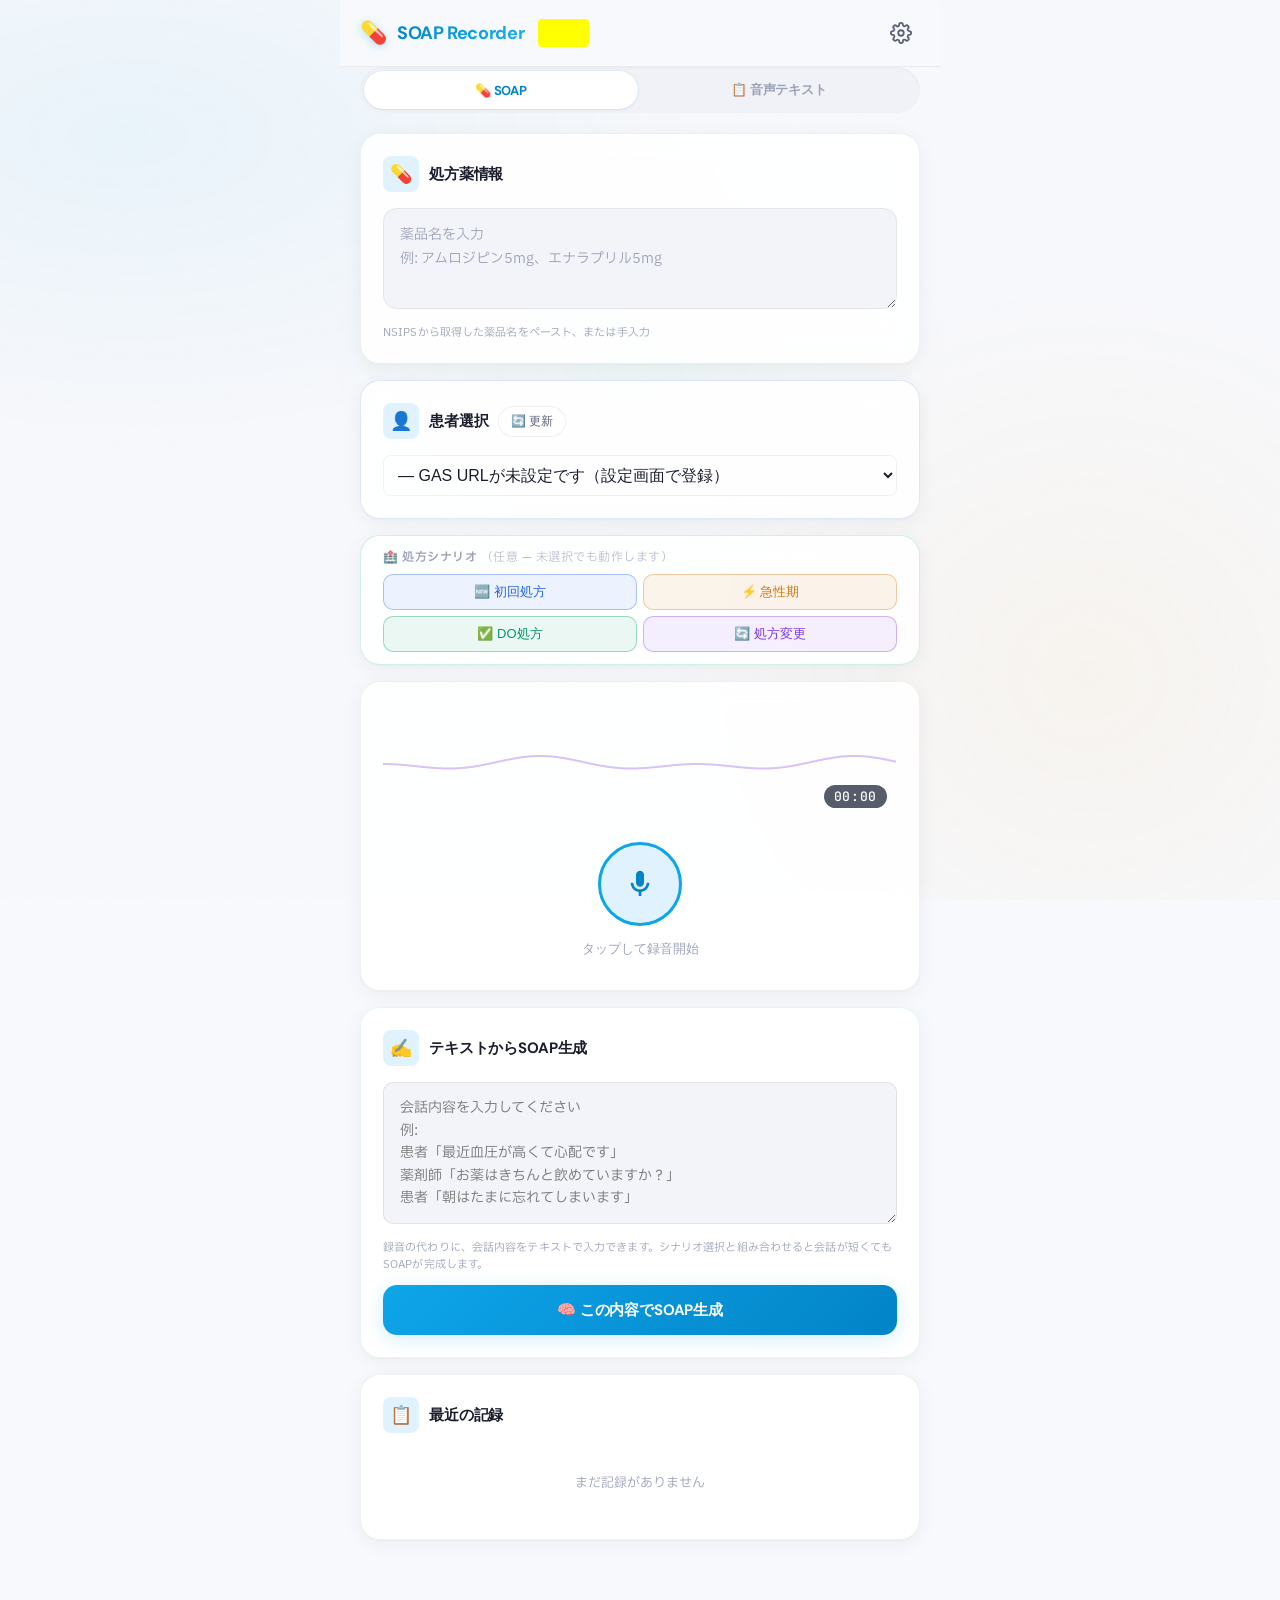
<file: index.html>
<!DOCTYPE html>
<html lang="ja">
<head>
  <meta charset="UTF-8">
  <meta name="viewport" content="width=device-width, initial-scale=1.0, maximum-scale=1.0, user-scalable=no">
  <meta name="apple-mobile-web-app-capable" content="yes">
  <meta name="apple-mobile-web-app-status-bar-style" content="black-translucent">
  <meta name="theme-color" content="#f8f9fc">
  <title>SOAP Voice Recorder</title>
  <link rel="manifest" href="manifest.json">
  <link rel="apple-touch-icon" href="icons/icon-192.png">
  <link href="https://fonts.googleapis.com/css2?family=DM+Sans:ital,opsz,wght@0,9..40,300;0,9..40,500;0,9..40,700;1,9..40,400&family=IBM+Plex+Sans+JP:wght@300;400;500;600;700&family=JetBrains+Mono:wght@400;500&display=swap" rel="stylesheet">
  <link rel="stylesheet" href="style.css">
</head>
<body>
  <div id="app">
    <!-- ヘッダー -->
    <header id="header">
      <div class="header-left">
        <span class="logo-icon">💊</span>
        <h1>SOAP Recorder <span style="font-size:18px; font-weight:bold; color:red; background:yellow; padding:2px 8px; border-radius:4px; margin-left:10px;">v1.21</span></h1>
      </div>
      <button id="settingsBtn" class="icon-btn" aria-label="設定">
        <svg width="22" height="22" viewBox="0 0 24 24" fill="none" stroke="currentColor" stroke-width="2"><path d="M12 15a3 3 0 1 0 0-6 3 3 0 0 0 0 6Z"/><path d="M19.4 15a1.65 1.65 0 0 0 .33 1.82l.06.06a2 2 0 0 1-2.83 2.83l-.06-.06a1.65 1.65 0 0 0-1.82-.33 1.65 1.65 0 0 0-1 1.51V21a2 2 0 0 1-4 0v-.09A1.65 1.65 0 0 0 9 19.4a1.65 1.65 0 0 0-1.82.33l-.06.06a2 2 0 0 1-2.83-2.83l.06-.06A1.65 1.65 0 0 0 4.68 15a1.65 1.65 0 0 0-1.51-1H3a2 2 0 0 1 0-4h.09A1.65 1.65 0 0 0 4.6 9a1.65 1.65 0 0 0-.33-1.82l-.06-.06a2 2 0 0 1 2.83-2.83l.06.06A1.65 1.65 0 0 0 9 4.68a1.65 1.65 0 0 0 1-1.51V3a2 2 0 0 1 4 0v.09a1.65 1.65 0 0 0 1 1.51 1.65 1.65 0 0 0 1.82-.33l.06-.06a2 2 0 0 1 2.83 2.83l-.06.06A1.65 1.65 0 0 0 19.4 9a1.65 1.65 0 0 0 1.51 1H21a2 2 0 0 1 0 4h-.09a1.65 1.65 0 0 0-1.51 1Z"/></svg>
      </button>
    </header>

    <!-- タブバー -->
    <nav id="tabBar" class="tab-bar">
      <button class="tab-btn active" data-tab="soap" onclick="App.switchTab('soap')">💊 SOAP</button>
      <button class="tab-btn" data-tab="yakureki" onclick="App.switchTab('yakureki')">📋 音声テキスト</button>
    </nav>

    <!-- メイン画面: 録音 (SOAPタブ) -->
    <main id="recordScreen" class="screen active">
      <!-- 薬品名入力 -->
      <section class="card drug-input-card">
        <div class="card-header">
          <span class="card-icon">💊</span>
          <h2>処方薬情報</h2>
        </div>
        <textarea id="drugInput" placeholder="薬品名を入力&#10;例: アムロジピン5mg、エナラプリル5mg" rows="3"></textarea>
        <p class="hint">NSIPSから取得した薬品名をペースト、または手入力</p>
      </section>

      <!-- NSIPS患者選択 -->
      <section id="patientSelectArea" class="card" style="border-color: rgba(37, 99, 235, 0.15);">
        <div class="card-header">
          <span class="card-icon">👤</span>
          <h2>患者選択</h2>
          <button id="refreshPatientsBtn" class="control-btn" style="margin:0; padding:6px 12px; font-size:12px;">🔄 更新</button>
        </div>
        <select id="patientSelect" style="width:100%; padding:10px; font-size:16px; border-radius:8px; border:1px solid var(--border); background:var(--surface); color:var(--text);">
          <option value="">-- 患者を選択 (GAS URL未設定) --</option>
        </select>
      </section>

      <!-- 処方シナリオ選択 -->
      <section class="card" style="border-color: rgba(16,185,129,0.2); padding-top:12px; padding-bottom:12px;">
        <div style="font-size:12px; font-weight:600; color:var(--text-muted); margin-bottom:8px; letter-spacing:0.5px;">
          🏥 処方シナリオ <span style="font-weight:400;opacity:0.7;">（任意 — 未選択でも動作します）</span>
        </div>
        <div style="display:grid; grid-template-columns:1fr 1fr; gap:6px;">
          <button class="scenario-btn" data-scenario="first"
            onclick="App.selectScenario('first')"
            style="padding:8px 4px; border-radius:10px; border:1.5px solid rgba(37,99,235,0.35);
                   background:rgba(37,99,235,0.08); color:#2563eb; font-size:13px; font-weight:500;
                   cursor:pointer; transition:all 0.18s; display:flex; align-items:center; justify-content:center; gap:4px;">
            🆕 初回処方
          </button>
          <button class="scenario-btn" data-scenario="acute"
            onclick="App.selectScenario('acute')"
            style="padding:8px 4px; border-radius:10px; border:1.5px solid rgba(217,119,6,0.35);
                   background:rgba(217,119,6,0.08); color:#d97706; font-size:13px; font-weight:500;
                   cursor:pointer; transition:all 0.18s; display:flex; align-items:center; justify-content:center; gap:4px;">
            ⚡ 急性期
          </button>
          <button class="scenario-btn" data-scenario="do_rx"
            onclick="App.selectScenario('do_rx')"
            style="padding:8px 4px; border-radius:10px; border:1.5px solid rgba(5,150,105,0.35);
                   background:rgba(5,150,105,0.08); color:#059669; font-size:13px; font-weight:500;
                   cursor:pointer; transition:all 0.18s; display:flex; align-items:center; justify-content:center; gap:4px;">
            ✅ DO処方
          </button>
          <button class="scenario-btn" data-scenario="change"
            onclick="App.selectScenario('change')"
            style="padding:8px 4px; border-radius:10px; border:1.5px solid rgba(124,58,237,0.35);
                   background:rgba(124,58,237,0.08); color:#7c3aed; font-size:13px; font-weight:500;
                   cursor:pointer; transition:all 0.18s; display:flex; align-items:center; justify-content:center; gap:4px;">
            🔄 処方変更
          </button>
        </div>
        <div id="scenarioBadge"
          style="display:none; margin-top:8px; padding:5px 10px; border-radius:20px;
                 border:1px solid; font-size:12px; font-weight:600; text-align:center;">
        </div>
      </section>

      <!-- 録音コントロール -->
      <section class="card recorder-card">
        <div class="recording-visualizer" id="visualizer">
          <canvas id="waveformCanvas"></canvas>
          <div class="record-time" id="recordTime">00:00</div>
        </div>
        
        <div class="recorder-controls">
          <button id="recordBtn" class="record-btn" aria-label="録音">
            <div class="record-btn-inner">
              <svg id="micIcon" width="32" height="32" viewBox="0 0 24 24" fill="currentColor">
                <path d="M12 14c1.66 0 3-1.34 3-3V5c0-1.66-1.34-3-3-3S9 3.34 9 5v6c0 1.66 1.34 3 3 3z"/>
                <path d="M17 11c0 2.76-2.24 5-5 5s-5-2.24-5-5H5c0 3.53 2.61 6.43 6 6.92V21h2v-3.08c3.39-.49 6-3.39 6-6.92h-2z"/>
              </svg>
              <svg id="stopIcon" class="hidden" width="32" height="32" viewBox="0 0 24 24" fill="currentColor">
                <rect x="6" y="6" width="12" height="12" rx="2"/>
              </svg>
            </div>
          </button>
          <p id="recordLabel" class="record-label">タップして録音開始</p>
        </div>

        <button id="pauseBtn" class="control-btn hidden" aria-label="一時停止">
          <svg width="20" height="20" viewBox="0 0 24 24" fill="currentColor">
            <rect x="6" y="4" width="4" height="16"/><rect x="14" y="4" width="4" height="16"/>
          </svg>
          一時停止
        </button>
      </section>

      <!-- リアルタイム文字起こし表示 -->
      <section id="liveTranscriptArea" class="card hidden" style="border-color: rgba(124, 58, 237, 0.3);">
        <div class="card-header">
          <span class="card-icon">📝</span>
          <h2>リアルタイム文字起こし</h2>
          <span id="speechStatus" style="font-size:11px; margin-left:auto; cursor:help;">🟢 認識中</span>
        </div>
        <div id="liveTranscriptText" style="font-size:14px; line-height:1.7; color:var(--text-primary); max-height:150px; overflow-y:auto; white-space:pre-wrap;">
          🎤 音声を認識中...
        </div>
      </section>

      <!-- テキスト直接入力でSOAP生成 -->
      <section class="card" style="border-color: rgba(52, 211, 153, 0.15);">
        <div class="card-header">
          <span class="card-icon">✍️</span>
          <h2>テキストからSOAP生成</h2>
        </div>
        <textarea id="manualTranscriptInput" placeholder="会話内容を入力してください&#10;例:&#10;患者「最近血圧が高くて心配です」&#10;薬剤師「お薬はきちんと飲めていますか？」&#10;患者「朝はたまに忘れてしまいます」" rows="5" style="width:100%; background:var(--bg-input); border:1px solid rgba(0,0,0,0.08); border-radius:10px; padding:14px 16px; color:var(--text-primary); font-family:var(--font-main); font-size:14px; line-height:1.6; resize:vertical;"></textarea>
        <p class="hint" style="margin-bottom:12px;">録音の代わりに、会話内容をテキストで入力できます。シナリオ選択と組み合わせると会話が短くてもSOAPが完成します。</p>
        <button id="generateFromTextBtn" class="action-btn primary-btn">
          🧠 この内容でSOAP生成
        </button>
      </section>

      <!-- 録音履歴 -->
      <section class="card history-card">
        <div class="card-header">
          <span class="card-icon">📋</span>
          <h2>最近の記録</h2>
        </div>
        <div id="historyList" class="history-list">
          <p class="empty-state">まだ記録がありません</p>
        </div>
      </section>
    </main>

    <!-- AI薬歴タブ画面 -->
    <main id="yakurekiScreen" class="screen">
      <!-- NSIPS患者選択 (音声テキスト用) -->
      <section id="yakurekiPatientSelectArea" class="card hidden" style="border-color: rgba(37, 99, 235, 0.15);">
        <div class="card-header">
          <span class="card-icon">👤</span>
          <h2>患者選択</h2>
          <button id="refreshYakurekiPatientsBtn" class="control-btn" style="margin:0; padding:6px 12px; font-size:12px;">🔄 更新</button>
        </div>
        <select id="yakurekiPatientSelect" style="width:100%; padding:10px; font-size:16px; border-radius:8px; border:1px solid var(--border); background:var(--surface); color:var(--text);">
          <option value="">-- 患者を選択 --</option>
        </select>
      </section>

      <!-- 録音 -->
      <section class="card recorder-card">
        <div class="recording-visualizer" id="yakurekiVisualizer">
          <canvas id="yakurekiWaveformCanvas"></canvas>
          <div class="record-time" id="yakurekiRecordTime">00:00</div>
        </div>
        <div class="recorder-controls">
          <button id="yakurekiRecordBtn" class="record-btn" aria-label="録音">
            <div class="record-btn-inner">
              <svg id="yakurekiMicIcon" width="32" height="32" viewBox="0 0 24 24" fill="currentColor">
                <path d="M12 14c1.66 0 3-1.34 3-3V5c0-1.66-1.34-3-3-3S9 3.34 9 5v6c0 1.66 1.34 3 3 3z"/>
                <path d="M17 11c0 2.76-2.24 5-5 5s-5-2.24-5-5H5c0 3.53 2.61 6.43 6 6.92V21h2v-3.08c3.39-.49 6-3.39 6-6.92h-2z"/>
              </svg>
              <svg id="yakurekiStopIcon" class="hidden" width="32" height="32" viewBox="0 0 24 24" fill="currentColor">
                <rect x="6" y="6" width="12" height="12" rx="2"/>
              </svg>
            </div>
          </button>
          <p id="yakurekiRecordLabel" class="record-label">タップして録音開始</p>
        </div>
      </section>

      <!-- リアルタイム文字起こし -->
      <section id="yakurekiTranscriptArea" class="card hidden" style="border-color: rgba(124, 58, 237, 0.3);">
        <div class="card-header">
          <span class="card-icon">📝</span>
          <h2>文字起こし</h2>
        </div>
        <div id="yakurekiTranscriptText" style="font-size:14px; line-height:1.7; max-height:150px; overflow-y:auto; white-space:pre-wrap;">🎤 音声を認識中...</div>
      </section>

      <!-- 要約出力 -->
      <section id="yakurekiOutputArea" class="card hidden" style="border-color: rgba(52, 211, 153, 0.3);">
        <div class="card-header">
          <span class="card-icon">📋</span>
          <h2>文字起こしデータ</h2>
        </div>
        <div id="yakurekiOutput" style="font-size:14px; line-height:1.8; white-space:pre-wrap; padding:12px; background:var(--bg-input); border-radius:8px; max-height:300px; overflow-y:auto;"></div>
        <div style="display:flex; gap:8px; margin-top:12px; flex-wrap:wrap;">
          <button id="yakurekiSaveBtn" class="action-btn primary-btn" style="flex:1; min-width:45%;">💾 テキストを登録</button>
          <button id="yakurekiCopyBtn" class="action-btn secondary-btn" style="flex:1; min-width:45%;">📋 コピー</button>
          <button id="yakurekiClearBtn" class="action-btn" style="flex:0; padding:10px 16px; background:var(--surface); border:1px solid var(--border); color:var(--text);">🗑</button>
        </div>
      </section>

      <!-- 録音履歴 (音声テキスト用) -->
      <section class="card history-card">
        <div class="card-header">
          <span class="card-icon">📋</span>
          <h2>過去の音声テキスト履歴</h2>
        </div>
        <div id="yakurekiHistoryList" class="history-list">
          <p class="empty-state">まだ記録がありません</p>
        </div>
      </section>
    </main>

    <!-- SOAP確認・編集画面 -->
    <main id="soapScreen" class="screen">
      <div class="soap-header">
        <button id="backBtn" class="back-btn">
          <svg width="20" height="20" viewBox="0 0 24 24" fill="none" stroke="currentColor" stroke-width="2"><path d="M19 12H5M12 19l-7-7 7-7"/></svg>
          戻る
        </button>
        <h2>SOAP確認</h2>
        <div class="soap-actions-mini">
          <button id="copyAllBtn" class="icon-btn" title="全体コピー">📋</button>
        </div>
      </div>

      <!-- AI処理中 -->
      <div id="processingIndicator" class="processing hidden">
        <div class="processing-animation">
          <div class="pulse-ring"></div>
          <div class="pulse-ring delay-1"></div>
          <div class="pulse-ring delay-2"></div>
          <span class="processing-icon">🧠</span>
        </div>
        <p class="processing-text">AIが分析中...</p>
        <p class="processing-sub" id="processingStatus">音声を文字起こし中</p>
      </div>

      <!-- SOAP表示 -->
      <div id="soapContent" class="soap-content hidden">
        <div class="soap-section" data-section="S">
          <div class="soap-section-header">
            <span class="soap-badge s-badge">S</span>
            <span class="soap-section-title">主観的情報</span>
            <button class="edit-btn" data-target="soapS">✏️</button>
          </div>
          <div id="soapS" class="soap-text" contenteditable="false"></div>
        </div>

        <div class="soap-section" data-section="O">
          <div class="soap-section-header">
            <span class="soap-badge o-badge">O</span>
            <span class="soap-section-title">客観的情報</span>
            <button class="edit-btn" data-target="soapO">✏️</button>
          </div>
          <div id="soapO" class="soap-text" contenteditable="false"></div>
        </div>

        <div class="soap-section" data-section="A">
          <div class="soap-section-header">
            <span class="soap-badge a-badge">A</span>
            <span class="soap-section-title">薬学的評価</span>
            <span class="ai-suggested">💊 薬品情報から提案</span>
            <button class="edit-btn" data-target="soapA">✏️</button>
          </div>
          <div id="soapA" class="soap-text" contenteditable="false"></div>
        </div>

        <div class="soap-section" data-section="P">
          <div class="soap-section-header">
            <span class="soap-badge p-badge">P</span>
            <span class="soap-section-title">指導計画</span>
            <span class="ai-suggested">💊 薬品情報から提案</span>
            <button class="edit-btn" data-target="soapP">✏️</button>
          </div>
          <div id="soapP" class="soap-text" contenteditable="false"></div>
        </div>

        <!-- 文字起こしテキスト（折りたたみ） -->
        <details class="transcript-details">
          <summary>📝 文字起こし全文を表示</summary>
          <div id="transcriptText" class="transcript-text"></div>
        </details>

        <!-- アクションボタン -->
        <div class="soap-actions">
          <button id="sendToMedixsBtn" class="action-btn primary-btn">
            💊 メディクスへ送信
          </button>
          <button id="copySOAPBtn" class="action-btn secondary-btn">
            📋 SOAPをコピー
          </button>
          <button id="saveOnlyBtn" class="action-btn tertiary-btn">
            💾 保存のみ
          </button>
        </div>
      </div>
    </main>

    <!-- 設定画面 -->
    <main id="settingsScreen" class="screen">
      <div class="soap-header">
        <button id="settingsBackBtn" class="back-btn">
          <svg width="20" height="20" viewBox="0 0 24 24" fill="none" stroke="currentColor" stroke-width="2"><path d="M19 12H5M12 19l-7-7 7-7"/></svg>
          戻る
        </button>
        <h2>設定</h2>
      </div>

      <div class="settings-content">
        <section class="card settings-card">
          <h3>🔑 APIキー</h3>
          <div class="setting-item">
            <label for="geminiApiKey">Gemini API Key</label>
            <input type="text" id="geminiApiKey" placeholder="AIza..." style="-webkit-text-security: disc;" autocomplete="off">
            <p class="hint">Google AI Studio で取得した無料キー</p>
          </div>
          <div class="setting-item">
            <label for="openaiApiKey">OpenAI API Key（有料）</label>
            <input type="text" id="openaiApiKey" placeholder="sk-..." style="-webkit-text-security: disc;" autocomplete="off">
            <p class="hint">Whisper API（高精度音声認識）に使用</p>
          </div>
          <div class="setting-item">
            <label for="amivoiceApiKey">AmiVoice API Key ⭐推奨</label>
            <input type="text" id="amivoiceApiKey" placeholder="AmiVoice Cloud Platform のAPIキー" style="-webkit-text-security: disc;" autocomplete="off">
            <p class="hint">医療特化エンジン（薬品名・医療用語に最強精度）→ <a href="https://acp.amivoice.com/" target="_blank" style="color:var(--primary);">acp.amivoice.com</a> で取得</p>
          </div>
          <div class="setting-item">
            <label for="amivoiceEngine">AmiVoice エンジン</label>
            <select id="amivoiceEngine" style="width:100%; padding:10px; font-size:14px; border-radius:8px; border:1px solid var(--border); background:var(--surface); color:var(--text);">
              <option value="-a-medical">🏥 医療エンジン (-a-medical) ※推奨</option>
              <option value="-a-medworker">👨‍⚕️ 医療従事者エンジン (-a-medworker)</option>
              <option value="-a-general">🌍 汎用エンジン (-a-general)</option>
              <option value="-a-business">💼 ビジネスエンジン (-a-business)</option>
            </select>
            <p class="hint">医療現場では「医療エンジン」または「医療従事者エンジン」が最適です。</p>
          </div>
        </section>

        <section class="card settings-card">
          <h3>☁️ バックエンド</h3>
          <div class="setting-item">
            <label for="gasUrl">GAS Web App URL</label>
            <input type="url" id="gasUrl" placeholder="https://script.google.com/macros/s/...">
            <p class="hint">Google Apps Script のデプロイURL</p>
          </div>
        </section>

        <section class="card settings-card">
          <h3>🎙 音声認識・薬歴AI</h3>
          <div class="setting-item">
            <label style="font-weight:600; font-size:13px; margin-bottom:4px; display:block;">音声認識エンジン</label>
            <label style="display:flex; align-items:center; gap:6px; padding:8px; background:rgba(34,197,94,0.08); border-radius:8px; border:1px solid rgba(34,197,94,0.3); margin-bottom:6px;">
              <input type="radio" name="speechEngine" value="amivoice">
              <span>🏥 <strong>AmiVoice 医療エンジン</strong>（リアルタイム・最高精度 ⭐推奨）</span>
            </label>
            <label>
              <input type="radio" name="speechEngine" value="webSpeech">
              ブラウザ標準（無料・不安定）
            </label>
            <label>
              <input type="radio" name="speechEngine" value="gemini">
              Gemini 2.0（無料・高精度）
            </label>
            <label>
              <input type="radio" name="speechEngine" value="whisper" checked>
              OpenAI Whisper（有料・高精度）
            </label>
          </div>
          <div class="setting-item" style="margin-top:12px;">
            <label style="font-weight:600; font-size:13px; margin-bottom:4px; display:block;">マイク選択</label>
            <div style="display:flex; gap:8px;">
              <select id="micDeviceSelect" style="flex:1; padding:8px; border-radius:6px; border:1px solid rgba(0,0,0,0.1); font-family:var(--font-main); font-size:13px;">
                <option value="default">既定のマイク (Default)</option>
              </select>
              <button id="refreshMicsBtn" class="control-btn" style="margin:0; padding:8px 12px; font-size:12px;">🔄 更新</button>
            </div>
            <p id="micPermissionWarning" class="hint hidden" style="color:var(--danger); margin-top:6px; font-weight:500;">⚠️ マイクの正確な名前を取得するには権限が必要です。「更新」を押して許可してください。</p>
          </div>

          <div class="setting-item" style="margin-top:12px;">
            <label style="font-weight:600; font-size:13px; margin-bottom:4px; display:block;">SOAP生成AI</label>
            <label>
              <input type="radio" name="aiProvider" value="gemini" checked>
              Gemini（無料）
            </label>
            <label>
              <input type="radio" name="aiProvider" value="openai" disabled>
              OpenAI（開発中）
            </label>
          </div>
        </section>

        <section class="card settings-card">
          <h3>📘 カスタム医療辞書</h3>
          <div class="setting-item">
            <label for="customVocabulary">頻出する病名・医療用語（改行またはカンマ区切り）</label>
            <textarea id="customVocabulary" rows="5" placeholder="例:&#10;掌蹠膿疱症&#10;尋常性乾癬&#10;一包化&#10;粉砕" style="width:100%; background:var(--bg-input); border:1px solid rgba(0,0,0,0.08); border-radius:10px; padding:10px; color:var(--text-primary); font-family:var(--font-main); font-size:14px; resize:vertical;"></textarea>
            <p class="hint">ここに登録した単語は、常に文字起こしの「事前辞書」に登録され、自動的に認識精度が向上します。</p>
          </div>
        </section>

        <section class="card settings-card" style="border-color: rgba(239,68,68,0.3);">
          <h3>🔒 過剰課金防止</h3>
          <div class="setting-item">
            <label for="maxRecordingMinutes">最大録音時間（分）</label>
            <div style="display:flex; align-items:center; gap:10px;">
              <input type="number" id="maxRecordingMinutes" min="1" max="60" value="10"
                style="width:80px; padding:8px; border-radius:8px; border:1px solid rgba(0,0,0,0.1);
                       background:var(--bg-input); color:var(--text-primary); font-size:15px; text-align:center;">
              <span style="font-size:13px; color:var(--text-muted);">分（1〜60分）</span>
            </div>
            <p class="hint">この時間を超えると録音を自動停止します。服薬指導は通常3〜5分のため、デフォルトは10分。</p>
          </div>
          <div style="background:rgba(239,68,68,0.06); border-radius:8px; padding:10px 12px; margin-top:8px; font-size:12px; color:var(--text-muted); line-height:1.7;">
            <strong>✅ 自動で有効な安全装置</strong><br>
            ・タブを閉じる・リロード → AmiVoice即時切断<br>
            ・タブを切り替え・スリープ → AmiVoice自動停止<br>
            ・最大時間超過 → 録音を強制終了しSOAP生成へ
          </div>
        </section>


        <section class="card settings-card" style="border-color: rgba(0,0,0,0.1);">
          <h3>🛠 デバッグログ</h3>
          <p class="hint">エラーが発生した場合、以下のログをコピーして開発者に送ってください。</p>
          <textarea id="debugLogs" rows="8" readonly style="width:100%; background:var(--bg-input); border:1px solid rgba(0,0,0,0.08); border-radius:10px; padding:10px; color:var(--text-primary); font-family:var(--font-mono); font-size:11px; resize:vertical; margin-bottom:8px;"></textarea>
          <button id="copyLogsBtn" class="action-btn secondary-btn" style="padding:8px; font-size:12px;">📋 ログをコピー</button>
        </section>

        <button id="saveSettingsBtn" class="action-btn primary-btn">
          💾 設定を保存
        </button>
        <button id="testConnectionBtn" class="action-btn secondary-btn">
          🔗 接続テスト
        </button>
      </div>
    </main>

    <!-- トースト通知 -->
    <div id="toast" class="toast hidden"></div>
  </div>

  <script src="recording-backup.js?v=2"></script>
  <script src="recorder.js?v=2"></script>
  <script src="app.js?v=22"></script>
</body>
</html>
</file>
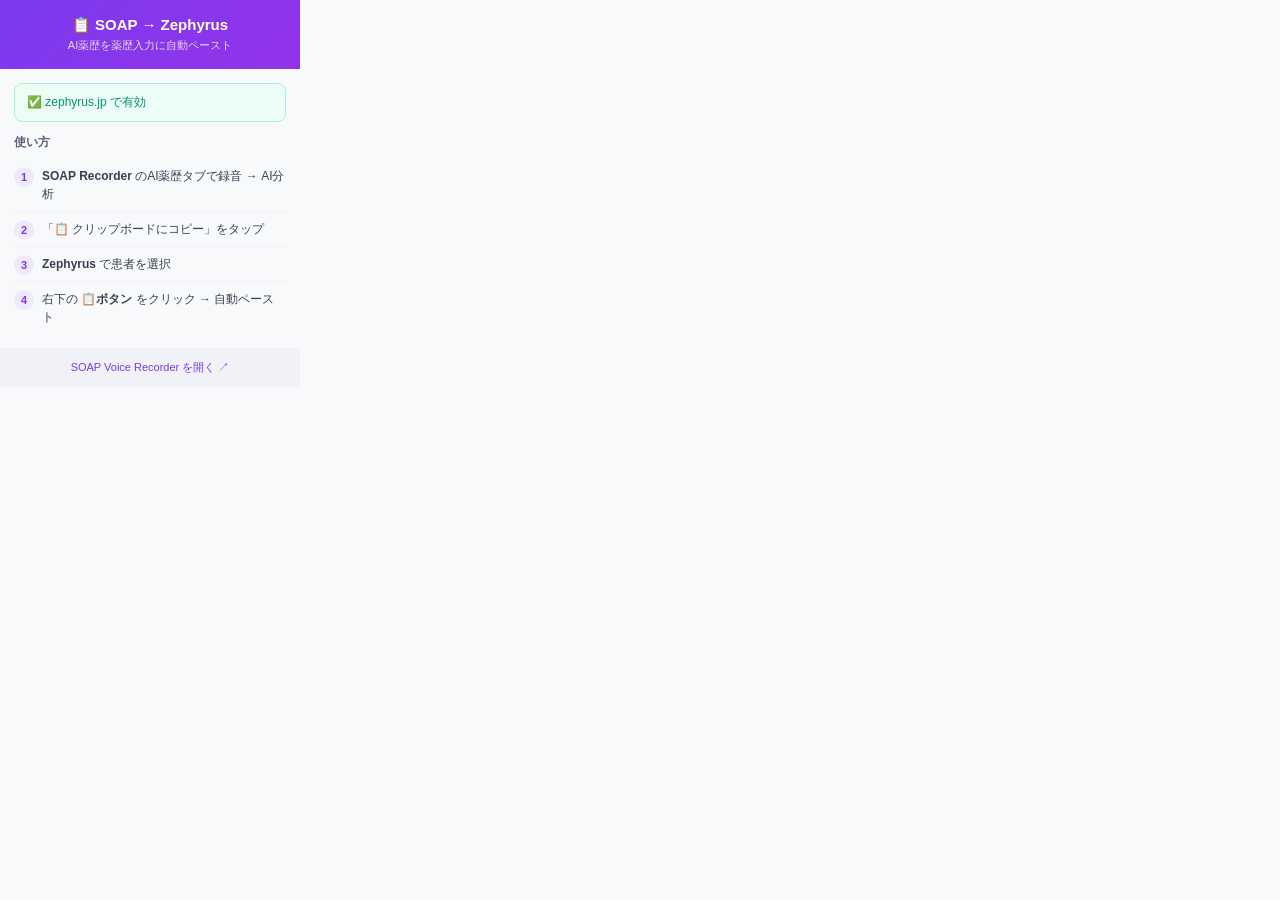
<file: chrome-extension/zephyrus-paste/popup.html>
<!DOCTYPE html>
<html lang="ja">
<head>
  <meta charset="UTF-8">
  <style>
    * { box-sizing: border-box; margin: 0; padding: 0; }
    body {
      width: 300px;
      font-family: 'Noto Sans JP', -apple-system, sans-serif;
      font-size: 13px;
      color: #1a1a2e;
      background: #f8f9fb;
    }
    .header {
      background: linear-gradient(135deg, #7c3aed, #9333ea);
      color: white;
      padding: 16px;
      text-align: center;
    }
    .header h1 { font-size: 15px; font-weight: 600; }
    .header p { font-size: 11px; opacity: 0.8; margin-top: 4px; }
    .content { padding: 14px; }
    .status {
      padding: 10px 12px;
      border-radius: 8px;
      font-size: 12px;
      margin-bottom: 12px;
    }
    .status.ok { background: #ecfdf5; color: #059669; border: 1px solid #a7f3d0; }
    .status.warn { background: #fffbeb; color: #d97706; border: 1px solid #fde68a; }
    h3 { font-size: 12px; font-weight: 600; color: #5a6178; margin-bottom: 8px; }
    .steps {
      list-style: none;
      padding: 0;
    }
    .steps li {
      position: relative;
      padding: 8px 0 8px 28px;
      font-size: 12px;
      line-height: 1.5;
      color: #374151;
    }
    .steps li::before {
      content: attr(data-step);
      position: absolute;
      left: 0;
      top: 8px;
      width: 20px;
      height: 20px;
      border-radius: 50%;
      background: #ede9fe;
      color: #7c3aed;
      font-size: 11px;
      font-weight: 700;
      display: flex;
      align-items: center;
      justify-content: center;
    }
    .steps li + li { border-top: 1px solid #f0f0f5; }
    .footer {
      padding: 12px 14px;
      background: #f0f2f7;
      font-size: 11px;
      color: #9098b0;
      text-align: center;
    }
    a { color: #7c3aed; text-decoration: none; }
    a:hover { text-decoration: underline; }
  </style>
</head>
<body>
  <div class="header">
    <h1>📋 SOAP → Zephyrus</h1>
    <p>AI薬歴を薬歴入力に自動ペースト</p>
  </div>
  <div class="content">
    <div id="status" class="status ok">
      ✅ zephyrus.jp で有効
    </div>

    <h3>使い方</h3>
    <ol class="steps">
      <li data-step="1">
        <strong>SOAP Recorder</strong> のAI薬歴タブで録音 → AI分析
      </li>
      <li data-step="2">
        「📋 クリップボードにコピー」をタップ
      </li>
      <li data-step="3">
        <strong>Zephyrus</strong> で患者を選択
      </li>
      <li data-step="4">
        右下の <strong>📋ボタン</strong> をクリック → 自動ペースト
      </li>
    </ol>
  </div>
  <div class="footer">
    <a href="https://msmttng.github.io/soap-voice-recorder/" target="_blank">
      SOAP Voice Recorder を開く ↗
    </a>
  </div>

  <script src="popup.js"></script>
</body>
</html>
</file>
<file: style.css>
/* ============================================
   SOAP Voice Recorder — Premium Light Design System
   Aesthetic: "Clinical Clarity" — Precision meets warmth
   Fonts: DM Sans (headings) + IBM Plex Sans JP (body)
   ============================================ */

@import url('https://fonts.googleapis.com/css2?family=DM+Sans:ital,opsz,wght@0,9..40,300;0,9..40,500;0,9..40,700;1,9..40,400&family=IBM+Plex+Sans+JP:wght@300;400;500;600;700&family=JetBrains+Mono:wght@400;500&display=swap');

:root {
  /* ── Palette: Warm clinical white + teal accent ── */
  --bg-primary: #f8f9fc;
  --bg-secondary: #f0f2f8;
  --bg-card: #ffffff;
  --bg-card-hover: #f5f6fa;
  --bg-input: #f3f4f9;
  --bg-mesh-1: rgba(14, 165, 233, 0.06);
  --bg-mesh-2: rgba(245, 158, 11, 0.05);
  --bg-mesh-3: rgba(16, 185, 129, 0.04);

  --text-primary: #1a1d2e;
  --text-secondary: #5c6178;
  --text-muted: #9ca3b8;
  --text-accent: #0284c7;

  /* ── SOAP Section Colors ── */
  --soap-s: #0284c7;
  --soap-s-bg: #e0f2fe;
  --soap-s-border: rgba(2, 132, 199, 0.25);
  --soap-o: #059669;
  --soap-o-bg: #d1fae5;
  --soap-o-border: rgba(5, 150, 105, 0.25);
  --soap-a: #d97706;
  --soap-a-bg: #fef3c7;
  --soap-a-border: rgba(217, 119, 6, 0.25);
  --soap-p: #db2777;
  --soap-p-bg: #fce7f3;
  --soap-p-border: rgba(219, 39, 119, 0.25);

  /* ── Accent ── */
  --accent: #0ea5e9;
  --accent-deep: #0284c7;
  --accent-glow: rgba(14, 165, 233, 0.18);
  --accent-surface: #e0f2fe;
  --danger: #ef4444;
  --danger-glow: rgba(239, 68, 68, 0.2);
  --success: #10b981;
  --success-bg: #d1fae5;
  --warning: #f59e0b;

  /* ── Layout Tokens ── */
  --radius: 20px;
  --radius-sm: 14px;
  --radius-xs: 8px;
  --radius-pill: 999px;
  --shadow-sm: 0 1px 3px rgba(0,0,0,0.04), 0 1px 2px rgba(0,0,0,0.02);
  --shadow: 0 4px 20px rgba(0,0,0,0.05), 0 1px 3px rgba(0,0,0,0.03);
  --shadow-lg: 0 12px 40px rgba(0,0,0,0.08), 0 4px 12px rgba(0,0,0,0.04);
  --shadow-accent: 0 4px 20px var(--accent-glow);
  --border: rgba(0, 0, 0, 0.06);

  /* ── Typography ── */
  --font-display: 'DM Sans', sans-serif;
  --font-main: 'IBM Plex Sans JP', 'DM Sans', -apple-system, BlinkMacSystemFont, sans-serif;
  --font-mono: 'JetBrains Mono', 'SF Mono', monospace;
}

/* ═══════════════════════════════════════════
   Reset & Base
   ═══════════════════════════════════════════ */
*, *::before, *::after { box-sizing: border-box; margin: 0; padding: 0; }

html {
  font-size: 16px;
  -webkit-text-size-adjust: 100%;
  -webkit-tap-highlight-color: transparent;
  scroll-behavior: smooth;
}

body {
  font-family: var(--font-main);
  background: var(--bg-primary);
  color: var(--text-primary);
  min-height: 100dvh;
  overflow-x: hidden;
  -webkit-font-smoothing: antialiased;
  -moz-osx-font-smoothing: grayscale;
}

/* ── Mesh gradient background ── */
body::before {
  content: '';
  position: fixed;
  inset: 0;
  background:
    radial-gradient(ellipse 80% 60% at 10% 15%, var(--bg-mesh-1) 0%, transparent 60%),
    radial-gradient(ellipse 60% 80% at 85% 75%, var(--bg-mesh-2) 0%, transparent 55%),
    radial-gradient(ellipse 50% 50% at 50% 40%, var(--bg-mesh-3) 0%, transparent 50%);
  pointer-events: none;
  z-index: 0;
}

/* Subtle noise texture overlay */
body::after {
  content: '';
  position: fixed;
  inset: 0;
  opacity: 0.025;
  background-image: url("data:image/svg+xml,%3Csvg viewBox='0 0 256 256' xmlns='http://www.w3.org/2000/svg'%3E%3Cfilter id='n'%3E%3CfeTurbulence type='fractalNoise' baseFrequency='0.9' numOctaves='4' stitchTiles='stitch'/%3E%3C/filter%3E%3Crect width='100%25' height='100%25' filter='url(%23n)'/%3E%3C/svg%3E");
  background-size: 200px 200px;
  pointer-events: none;
  z-index: 0;
}

#app {
  position: relative;
  z-index: 1;
  max-width: 600px;
  margin: 0 auto;
  padding-bottom: 40px;
}

/* ═══════════════════════════════════════════
   Header
   ═══════════════════════════════════════════ */
#header {
  display: flex;
  align-items: center;
  justify-content: space-between;
  padding: 14px 20px;
  position: sticky;
  top: 0;
  z-index: 100;
  background: rgba(248, 249, 252, 0.85);
  backdrop-filter: blur(24px) saturate(180%);
  -webkit-backdrop-filter: blur(24px) saturate(180%);
  border-bottom: 1px solid var(--border);
}

.header-left {
  display: flex;
  align-items: center;
  gap: 10px;
}

.logo-icon { font-size: 22px; filter: drop-shadow(0 2px 4px rgba(14, 165, 233, 0.3)); }

#header h1 {
  font-family: var(--font-display);
  font-size: 18px;
  font-weight: 700;
  letter-spacing: -0.02em;
  background: linear-gradient(135deg, var(--accent-deep), var(--accent), #38bdf8);
  -webkit-background-clip: text;
  -webkit-text-fill-color: transparent;
  background-clip: text;
}

.icon-btn {
  background: none;
  border: none;
  color: var(--text-secondary);
  cursor: pointer;
  padding: 8px;
  border-radius: var(--radius-xs);
  transition: all 0.2s ease;
  font-size: 18px;
  display: flex;
  align-items: center;
}
.icon-btn:hover {
  color: var(--accent);
  background: var(--accent-surface);
}

/* ═══════════════════════════════════════════
   Tab Bar — Pill segment control
   ═══════════════════════════════════════════ */
.tab-bar {
  display: flex;
  gap: 4px;
  background: var(--bg-secondary);
  padding: 4px;
  margin: 0 20px;
  border-radius: var(--radius-pill);
  position: sticky;
  top: 53px;
  z-index: 90;
  box-shadow: inset 0 1px 3px rgba(0,0,0,0.04);
}

.tab-btn {
  flex: 1;
  padding: 10px 16px;
  font-size: 13px;
  font-weight: 600;
  font-family: var(--font-display);
  letter-spacing: -0.01em;
  background: none;
  border: none;
  border-radius: var(--radius-pill);
  color: var(--text-muted);
  cursor: pointer;
  transition: all 0.25s cubic-bezier(0.4, 0, 0.2, 1);
}

.tab-btn.active {
  color: var(--accent-deep);
  background: var(--bg-card);
  box-shadow: var(--shadow-sm), 0 0 0 1px rgba(14, 165, 233, 0.08);
  font-weight: 700;
}

.tab-btn:hover:not(.active) {
  color: var(--text-secondary);
}

/* ═══════════════════════════════════════════
   Screens
   ═══════════════════════════════════════════ */
.screen { display: none; padding: 20px; }
.screen.active { display: block; animation: screenIn 0.4s cubic-bezier(0.16, 1, 0.3, 1); }

@keyframes screenIn {
  from { opacity: 0; transform: translateY(12px) scale(0.99); }
  to { opacity: 1; transform: translateY(0) scale(1); }
}

/* ═══════════════════════════════════════════
   Cards — Glass-morphic with colored top accent
   ═══════════════════════════════════════════ */
.card {
  background: rgba(255, 255, 255, 0.88);
  backdrop-filter: blur(12px);
  -webkit-backdrop-filter: blur(12px);
  border-radius: var(--radius);
  padding: 22px;
  margin-bottom: 16px;
  border: 1px solid var(--border);
  box-shadow: var(--shadow);
  transition: all 0.3s cubic-bezier(0.4, 0, 0.2, 1);
  position: relative;
  overflow: hidden;
}

.card::before {
  content: '';
  position: absolute;
  top: 0; left: 0; right: 0;
  height: 3px;
  background: linear-gradient(90deg, var(--accent), transparent);
  opacity: 0;
  transition: opacity 0.3s;
}

.card:hover {
  border-color: rgba(14, 165, 233, 0.12);
  box-shadow: var(--shadow), 0 0 0 1px rgba(14, 165, 233, 0.06);
}
.card:hover::before { opacity: 1; }

.card-header {
  display: flex;
  align-items: center;
  gap: 10px;
  margin-bottom: 16px;
}

.card-icon {
  font-size: 18px;
  width: 36px;
  height: 36px;
  display: flex;
  align-items: center;
  justify-content: center;
  background: var(--accent-surface);
  border-radius: var(--radius-xs);
}

.card-header h2 {
  font-family: var(--font-display);
  font-size: 15px;
  font-weight: 700;
  color: var(--text-primary);
  letter-spacing: -0.01em;
}

/* ═══════════════════════════════════════════
   Drug Input
   ═══════════════════════════════════════════ */
#drugInput {
  width: 100%;
  background: var(--bg-input);
  border: 1.5px solid rgba(0, 0, 0, 0.06);
  border-radius: var(--radius-sm);
  padding: 14px 16px;
  color: var(--text-primary);
  font-family: var(--font-main);
  font-size: 14px;
  line-height: 1.7;
  resize: vertical;
  transition: all 0.3s ease;
}
#drugInput:focus {
  outline: none;
  border-color: var(--accent);
  box-shadow: 0 0 0 4px var(--accent-glow);
  background: #fff;
}
#drugInput::placeholder { color: var(--text-muted); }

.hint {
  font-size: 11px;
  color: var(--text-muted);
  margin-top: 8px;
  letter-spacing: 0.01em;
}

/* ═══════════════════════════════════════════
   Recorder — Hero section
   ═══════════════════════════════════════════ */
.recorder-card {
  text-align: center;
  padding: 32px 22px;
}

.recording-visualizer {
  position: relative;
  height: 100px;
  margin-bottom: 28px;
  display: flex;
  align-items: center;
  justify-content: center;
  border-radius: var(--radius-sm);
  overflow: hidden;
}

#waveformCanvas, #yakurekiWaveformCanvas {
  width: 100%;
  height: 100%;
  border-radius: var(--radius-sm);
}

.record-time {
  position: absolute;
  bottom: 6px;
  right: 10px;
  font-family: var(--font-mono);
  font-size: 13px;
  font-weight: 500;
  color: #fff;
  background: rgba(15, 23, 42, 0.7);
  backdrop-filter: blur(8px);
  padding: 3px 10px;
  border-radius: var(--radius-pill);
  letter-spacing: 0.05em;
}

.recorder-controls {
  display: flex;
  flex-direction: column;
  align-items: center;
  gap: 14px;
}

/* ── Record Button — breathing neon ring ── */
.record-btn {
  width: 84px;
  height: 84px;
  border-radius: 50%;
  border: 3px solid var(--accent);
  background: var(--accent-surface);
  color: var(--accent-deep);
  cursor: pointer;
  display: flex;
  align-items: center;
  justify-content: center;
  transition: all 0.3s cubic-bezier(0.4, 0, 0.2, 1);
  position: relative;
}

.record-btn::before {
  content: '';
  position: absolute;
  inset: -6px;
  border-radius: 50%;
  border: 2px solid transparent;
  background: transparent;
  transition: all 0.4s;
}

.record-btn:hover {
  background: rgba(14, 165, 233, 0.15);
  box-shadow: var(--shadow-accent);
  transform: scale(1.06);
}
.record-btn:hover::before {
  border-color: rgba(14, 165, 233, 0.15);
}
.record-btn:active { transform: scale(0.95); }

.record-btn.recording {
  border-color: var(--danger);
  background: rgba(239, 68, 68, 0.08);
  color: var(--danger);
  animation: breathe 2.5s ease-in-out infinite;
}
.record-btn.recording::before {
  border-color: rgba(239, 68, 68, 0.12);
  animation: ringPulse 2s ease-out infinite;
}

@keyframes breathe {
  0%, 100% { box-shadow: 0 0 0 0 var(--danger-glow); transform: scale(1); }
  50% { box-shadow: 0 0 24px 4px var(--danger-glow); transform: scale(1.03); }
}

@keyframes ringPulse {
  0% { transform: scale(1); opacity: 0.6; }
  100% { transform: scale(1.4); opacity: 0; }
}

.record-btn-inner { display: flex; align-items: center; justify-content: center; }

.record-label {
  font-family: var(--font-display);
  font-size: 13px;
  font-weight: 500;
  color: var(--text-muted);
  transition: color 0.3s;
}

.control-btn {
  display: inline-flex;
  align-items: center;
  gap: 6px;
  padding: 10px 20px;
  border: 1.5px solid var(--border);
  border-radius: var(--radius-pill);
  background: rgba(255, 255, 255, 0.7);
  color: var(--text-secondary);
  font-family: var(--font-display);
  font-size: 13px;
  font-weight: 500;
  cursor: pointer;
  transition: all 0.2s;
  margin-top: 12px;
  backdrop-filter: blur(8px);
}
.control-btn:hover {
  background: var(--accent-surface);
  border-color: rgba(14, 165, 233, 0.2);
  color: var(--accent-deep);
}

/* ═══════════════════════════════════════════
   History
   ═══════════════════════════════════════════ */
.history-list {
  max-height: 300px;
  overflow-y: auto;
}

.history-item {
  display: flex;
  justify-content: space-between;
  align-items: center;
  padding: 14px 16px;
  border-radius: var(--radius-sm);
  background: var(--bg-input);
  margin-bottom: 8px;
  cursor: pointer;
  transition: all 0.25s ease;
  border: 1px solid transparent;
}
.history-item:hover {
  background: var(--accent-surface);
  border-color: rgba(14, 165, 233, 0.1);
  transform: translateX(4px);
}
.history-item-info h4 { font-family: var(--font-display); font-size: 14px; font-weight: 600; }
.history-item-info p { font-size: 12px; color: var(--text-muted); margin-top: 3px; }
.history-item-time { font-size: 11px; color: var(--text-muted); font-family: var(--font-mono); font-weight: 500; }

.empty-state {
  text-align: center;
  color: var(--text-muted);
  font-size: 13px;
  padding: 24px;
}

/* ═══════════════════════════════════════════
   SOAP Screen
   ═══════════════════════════════════════════ */
.soap-header {
  display: flex;
  align-items: center;
  gap: 12px;
  padding: 14px 20px;
  position: sticky;
  top: 0;
  z-index: 100;
  background: rgba(248, 249, 252, 0.9);
  backdrop-filter: blur(24px) saturate(180%);
  -webkit-backdrop-filter: blur(24px) saturate(180%);
  border-bottom: 1px solid var(--border);
}
.soap-header h2 {
  flex: 1;
  font-family: var(--font-display);
  font-size: 17px;
  font-weight: 700;
  letter-spacing: -0.02em;
}
.soap-actions-mini { display: flex; gap: 4px; }

.back-btn {
  display: flex;
  align-items: center;
  gap: 6px;
  background: none;
  border: none;
  color: var(--accent-deep);
  font-family: var(--font-display);
  font-size: 14px;
  font-weight: 600;
  cursor: pointer;
  padding: 6px 10px;
  border-radius: var(--radius-xs);
  transition: all 0.2s;
}
.back-btn:hover { background: var(--accent-surface); }

/* ── Processing Indicator ── */
.processing {
  text-align: center;
  padding: 60px 20px;
}
.processing-animation {
  position: relative;
  width: 100px;
  height: 100px;
  margin: 0 auto 28px;
  display: flex;
  align-items: center;
  justify-content: center;
}
.processing-icon { font-size: 40px; z-index: 2; position: relative; }

.pulse-ring {
  position: absolute;
  width: 100%;
  height: 100%;
  border-radius: 50%;
  border: 2px solid var(--accent);
  animation: pulseRing 2s ease-out infinite;
}
.delay-1 { animation-delay: 0.4s; }
.delay-2 { animation-delay: 0.8s; }

@keyframes pulseRing {
  0% { transform: scale(0.5); opacity: 0.7; }
  100% { transform: scale(1.6); opacity: 0; }
}

.processing-text {
  font-family: var(--font-display);
  font-size: 18px;
  font-weight: 700;
  color: var(--text-primary);
  margin-bottom: 8px;
  letter-spacing: -0.02em;
}
.processing-sub { font-size: 13px; color: var(--text-secondary); }

/* ── SOAP Sections — Color-coded with left accent ── */
.soap-content { padding: 0 20px 20px; }

.soap-section {
  margin-bottom: 16px;
  border-radius: var(--radius);
  overflow: hidden;
  border: 1px solid var(--border);
  box-shadow: var(--shadow-sm);
  transition: all 0.3s ease;
  position: relative;
}
.soap-section:hover {
  box-shadow: var(--shadow);
  transform: translateY(-1px);
}

.soap-section[data-section="S"] { border-left: 4px solid var(--soap-s); }
.soap-section[data-section="O"] { border-left: 4px solid var(--soap-o); }
.soap-section[data-section="A"] { border-left: 4px solid var(--soap-a); }
.soap-section[data-section="P"] { border-left: 4px solid var(--soap-p); }

.soap-section-header {
  display: flex;
  align-items: center;
  gap: 10px;
  padding: 14px 18px;
  background: var(--bg-input);
}

.soap-badge {
  display: inline-flex;
  align-items: center;
  justify-content: center;
  width: 30px;
  height: 30px;
  border-radius: var(--radius-xs);
  font-family: var(--font-display);
  font-size: 14px;
  font-weight: 700;
}
.s-badge { background: var(--soap-s-bg); color: var(--soap-s); }
.o-badge { background: var(--soap-o-bg); color: var(--soap-o); }
.a-badge { background: var(--soap-a-bg); color: var(--soap-a); }
.p-badge { background: var(--soap-p-bg); color: var(--soap-p); }

.soap-section-title {
  font-family: var(--font-display);
  font-size: 13px;
  font-weight: 600;
  color: var(--text-secondary);
  flex: 1;
  letter-spacing: -0.01em;
}

.ai-suggested {
  font-family: var(--font-display);
  font-size: 10px;
  font-weight: 600;
  color: var(--soap-a);
  background: var(--soap-a-bg);
  padding: 3px 10px;
  border-radius: var(--radius-pill);
  letter-spacing: 0.01em;
}

.edit-btn {
  background: none;
  border: none;
  cursor: pointer;
  font-size: 14px;
  padding: 4px;
  opacity: 0.4;
  transition: all 0.2s;
}
.edit-btn:hover { opacity: 1; transform: scale(1.15); }

.soap-text {
  padding: 16px 18px;
  font-size: 14px;
  line-height: 1.8;
  color: var(--text-primary);
  background: var(--bg-card);
  min-height: 60px;
  white-space: pre-wrap;
}
.soap-text:focus {
  outline: 2px solid var(--accent);
  outline-offset: -2px;
  background: var(--bg-input);
}
.soap-text[contenteditable="true"] {
  background: var(--bg-input);
  cursor: text;
}

/* ── Transcript ── */
.transcript-details {
  margin: 16px 0;
  border-radius: var(--radius);
  border: 1px solid var(--border);
  overflow: hidden;
}
.transcript-details summary {
  padding: 14px 18px;
  cursor: pointer;
  font-family: var(--font-display);
  font-size: 14px;
  font-weight: 500;
  color: var(--text-secondary);
  background: var(--bg-input);
  transition: all 0.2s;
}
.transcript-details summary:hover { background: var(--bg-secondary); color: var(--accent); }
.transcript-text {
  padding: 16px 18px;
  font-size: 13px;
  line-height: 1.8;
  color: var(--text-secondary);
  background: var(--bg-card);
  white-space: pre-wrap;
  max-height: 300px;
  overflow-y: auto;
}

/* ═══════════════════════════════════════════
   Action Buttons
   ═══════════════════════════════════════════ */
.soap-actions {
  display: flex;
  flex-direction: column;
  gap: 10px;
  margin-top: 28px;
}

.action-btn {
  width: 100%;
  padding: 15px;
  border: none;
  border-radius: var(--radius-sm);
  font-family: var(--font-display);
  font-size: 15px;
  font-weight: 700;
  cursor: pointer;
  transition: all 0.25s cubic-bezier(0.4, 0, 0.2, 1);
  display: flex;
  align-items: center;
  justify-content: center;
  gap: 8px;
  letter-spacing: -0.01em;
}

.primary-btn {
  background: linear-gradient(135deg, var(--accent), var(--accent-deep));
  color: white;
  box-shadow: var(--shadow-accent);
}
.primary-btn:hover {
  transform: translateY(-2px);
  box-shadow: 0 8px 30px var(--accent-glow);
}
.primary-btn:active { transform: translateY(0); }

.secondary-btn {
  background: var(--bg-card);
  color: var(--text-primary);
  border: 1.5px solid var(--border);
}
.secondary-btn:hover {
  background: var(--accent-surface);
  border-color: rgba(14, 165, 233, 0.15);
}

.tertiary-btn {
  background: transparent;
  color: var(--text-secondary);
}
.tertiary-btn:hover { color: var(--accent); background: var(--accent-surface); }

/* ═══════════════════════════════════════════
   Settings
   ═══════════════════════════════════════════ */
.settings-content { padding: 0 20px 20px; }

.settings-card h3 {
  font-family: var(--font-display);
  font-size: 15px;
  font-weight: 700;
  margin-bottom: 18px;
  letter-spacing: -0.01em;
}

.setting-item { margin-bottom: 16px; }
.setting-item label {
  display: block;
  font-size: 13px;
  font-weight: 500;
  color: var(--text-secondary);
  margin-bottom: 6px;
}
.setting-item input[type="password"],
.setting-item input[type="url"],
.setting-item input[type="text"] {
  width: 100%;
  background: var(--bg-input);
  border: 1.5px solid rgba(0, 0, 0, 0.06);
  border-radius: var(--radius-xs);
  padding: 11px 14px;
  color: var(--text-primary);
  font-family: var(--font-mono);
  font-size: 13px;
  transition: all 0.3s;
}
.setting-item input:focus {
  outline: none;
  border-color: var(--accent);
  box-shadow: 0 0 0 4px var(--accent-glow);
  background: #fff;
}
.setting-item input:disabled { opacity: 0.4; cursor: not-allowed; }

.setting-item input[type="radio"] {
  margin-right: 8px;
  accent-color: var(--accent);
}
.setting-item label:has(input[type="radio"]) {
  display: flex;
  align-items: center;
  padding: 8px 0;
  cursor: pointer;
  transition: color 0.2s;
}
.setting-item label:has(input[type="radio"]):hover { color: var(--accent); }

/* ═══════════════════════════════════════════
   Toast
   ═══════════════════════════════════════════ */
.toast {
  position: fixed;
  bottom: 30px;
  left: 50%;
  transform: translateX(-50%) translateY(20px);
  padding: 14px 28px;
  background: var(--bg-card);
  border: 1px solid var(--border);
  border-radius: var(--radius-pill);
  font-family: var(--font-display);
  font-size: 14px;
  font-weight: 600;
  color: var(--text-primary);
  box-shadow: var(--shadow-lg);
  z-index: 1000;
  opacity: 0;
  transition: all 0.35s cubic-bezier(0.16, 1, 0.3, 1);
  max-width: 90%;
  text-align: center;
}
.toast.show {
  opacity: 1;
  transform: translateX(-50%) translateY(0);
}

/* ═══════════════════════════════════════════
   Utilities
   ═══════════════════════════════════════════ */
.hidden { display: none !important; }

/* ── Smooth scrollbar ── */
::-webkit-scrollbar { width: 5px; }
::-webkit-scrollbar-track { background: transparent; }
::-webkit-scrollbar-thumb { background: rgba(0,0,0,0.1); border-radius: var(--radius-pill); }
::-webkit-scrollbar-thumb:hover { background: rgba(0,0,0,0.18); }

/* ── Safe Area (iPhone notch) ── */
@supports (padding-top: env(safe-area-inset-top)) {
  #header { padding-top: calc(14px + env(safe-area-inset-top)); }
  #app { padding-bottom: calc(40px + env(safe-area-inset-bottom)); }
}

/* ── Staggered card entrance animations ── */
.screen.active .card:nth-child(1) { animation: cardIn 0.5s cubic-bezier(0.16, 1, 0.3, 1) 0.05s both; }
.screen.active .card:nth-child(2) { animation: cardIn 0.5s cubic-bezier(0.16, 1, 0.3, 1) 0.1s both; }
.screen.active .card:nth-child(3) { animation: cardIn 0.5s cubic-bezier(0.16, 1, 0.3, 1) 0.15s both; }
.screen.active .card:nth-child(4) { animation: cardIn 0.5s cubic-bezier(0.16, 1, 0.3, 1) 0.2s both; }
.screen.active .card:nth-child(5) { animation: cardIn 0.5s cubic-bezier(0.16, 1, 0.3, 1) 0.25s both; }

@keyframes cardIn {
  from { opacity: 0; transform: translateY(16px) scale(0.98); }
  to { opacity: 1; transform: translateY(0) scale(1); }
}
</file>
